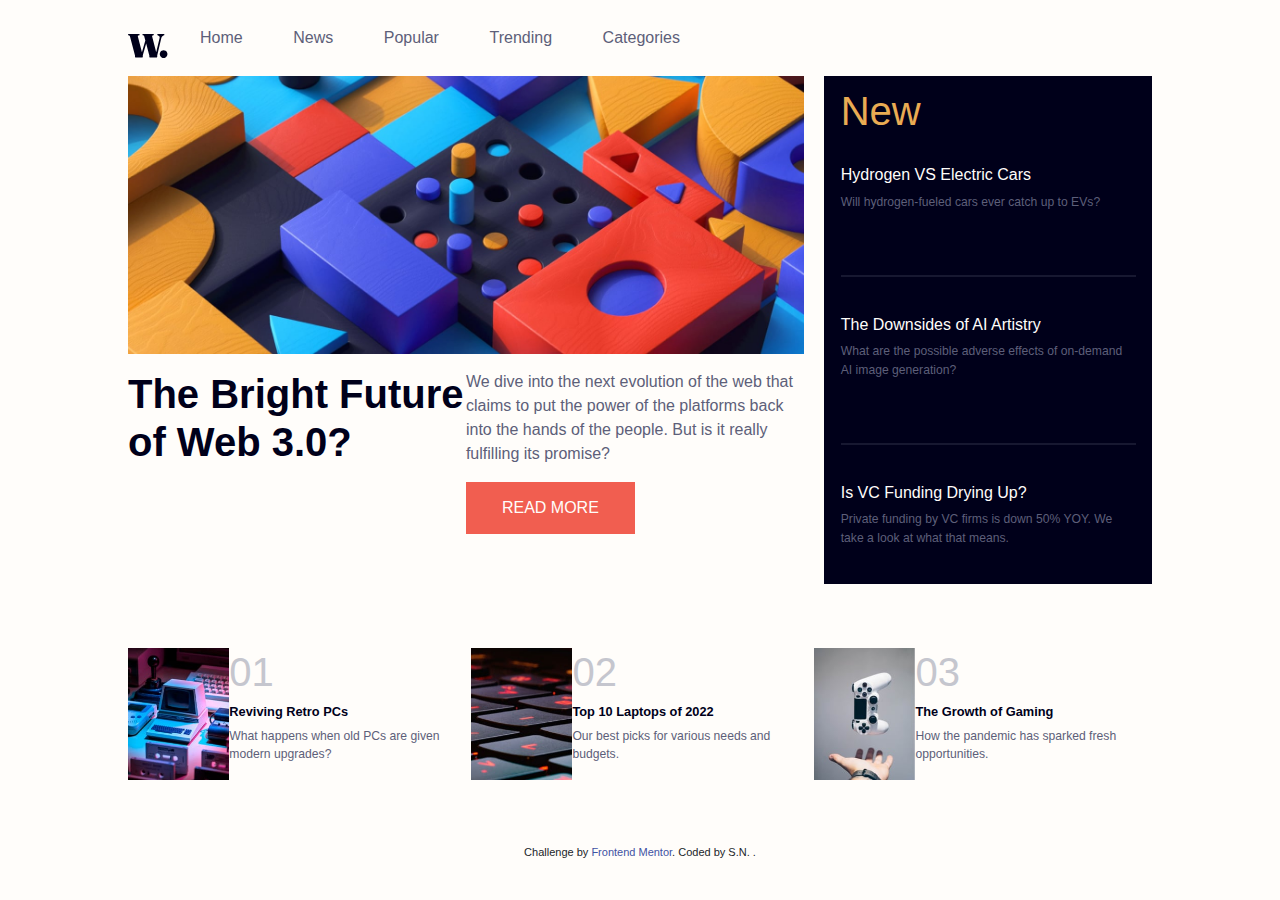
<file: index.html>
<!DOCTYPE html>
<html lang="en">

<head>
    <meta charset="UTF-8">
    <meta name="viewport" content="width=device-width, initial-scale=1.0">
    <!-- displays site properly based on user's device -->

    <link rel="icon" type="image/png" sizes="32x32" href="./assets/images/favicon-32x32.png">

    <title> News homepage</title>

    
    <link href="https://cdn.jsdelivr.net/npm/bootstrap@5.3.3/dist/css/bootstrap.min.css" rel="stylesheet"
        integrity="sha384-QWTKZyjpPEjISv5WaRU9OFeRpok6YctnYmDr5pNlyT2bRjXh0JMhjY6hW+ALEwIH" crossorigin="anonymous">

    <link rel="stylesheet" href="new.css">
</head>

<body>

    <nav class="navbar navbar-expand-lg me-auto">

        <img class="logo" src="logo.svg" alt="logo">

        <ul >
            <li class="nav-item" >
                <a href="#">Home</a>
            </li>

            <li>
                <a href="#">News</a>
            </li>

            <li>
                <a href="#">Popular</a>
            </li>

            <li>
                <a href="#">Trending</a>
            </li>

            <li>
                <a href="#">Categories</a>
            </li>
         </ul>

        <a class="menu" data-bs-toggle="offcanvas" data-bs-target="#offcanvasRight"
        aria-controls="offcanvasRight">
        <img src="./icon-menu.svg" alt="menu">
        </a>
    </nav>


       <div class="offcanvas offcanvas-end w-75" tabindex="-1" id="offcanvasRight" aria-labelledby="offcanvasRightLabel">
        <div class="offcanvas-header">
            <h5 class="offcanvas-title" id="offcanvasRightLabel"></h5>
            <button type="button" class="btn-close text-dark display-4" data-bs-dismiss="offcanvas" aria-label="Close"></button>
         </div> 

        <div class="offcanvas-body">
           <ul class="navbar-nav" >
            <li class="nav-item" >
                <a href="#">Home</a>
            </li>

            <li>
                <a href="#">News</a>
            </li>

            <li>
                <a href="#">Popular</a>
            </li>

            <li>
                <a href="#">Trending</a>
            </li>

            <li>
                <a href="#">Categories</a>
            </li>
         </ul>
         </div>
        </div>
      

    <section class="main">
        <div class="hero">
            <img src="./image-web-3-desktop.jpg" alt="desktop">
            <img src="./image-web-3-mobile.jpg" alt="web mobile">

            <div class="hero-content">
                <div class="bright">
                    <h1 class="card-text">The Bright Future of Web 3.0?</h1>
                </div>

                <div class="readmore">
                    <p>
                        We dive into the next evolution of the web that claims to put the power of the platforms back
                        into the hands of the
                        people.
                        But is it really fulfilling its promise?
                    </p>
                    <button>
                        READ MORE
                    </button>
                </div>
            </div>
        </div>

        <div class="new">
            <h1>New</h1>

            <div class="new-text">
                <h3>Hydrogen VS Electric Cars</h3>
                <p>Will hydrogen-fueled cars ever catch up to EVs?</p>
            </div>

            <hr>

            <div class="new-text">
                <h3>The Downsides of AI Artistry</h3>
                <p>What are the possible adverse effects of on-demand AI image generation?</p>
            </div>

            <hr>

            <div class="new-text">
                <h3>Is VC Funding Drying Up?</h3>
                <p>Private funding by VC firms is down 50% YOY. We take a look at what that means.</p>
            </div>
        </div>
    </section>

    <section class="footer">
        <div class="Card">
            <img src="./image-retro-pcs.jpg" alt="Retro">
            <div class="card-body">
                <h1>01</h1>
                <h3>Reviving Retro PCs</h3>
                <p>What happens when old PCs are given modern upgrades?</p>
            </div>
        </div>
        <div class="Card">
            <img src="./image-top-laptops.jpg" alt="laptop">
            <div class="card-body">
                <h1>02</h1>
                <h3>Top 10 Laptops of 2022</h3>
                <p>Our best picks for various needs and budgets.</p>
            </div>
        </div>
        <div class="Card">
            <img src="./image-gaming-growth.jpg" alt="Gaming">
            <div class="card-body">
                <h1>03</h1>
                <h3>The Growth of Gaming</h3>
                <p>How the pandemic has sparked fresh opportunities.</p>
            </div>
        </div>
    </section>

    <footer>
        <div class="attribution">
            Challenge by <a href="https://www.frontendmentor.io?ref=challenge" target="_blank">Frontend Mentor</a>.
            Coded by S.N. <a href="#"></a>.
        </div>
    </footer>
    <script src="https://cdn.jsdelivr.net/npm/bootstrap@5.3.3/dist/js/bootstrap.bundle.min.js"
    integrity="sha384-YvpcrYf0tY3lHB60NNkmXc5s9fDVZLESaAA55NDzOxhy9GkcIdslK1eN7N6jIeHz"
    crossorigin="anonymous"></script>
</body>

</html>
</file>
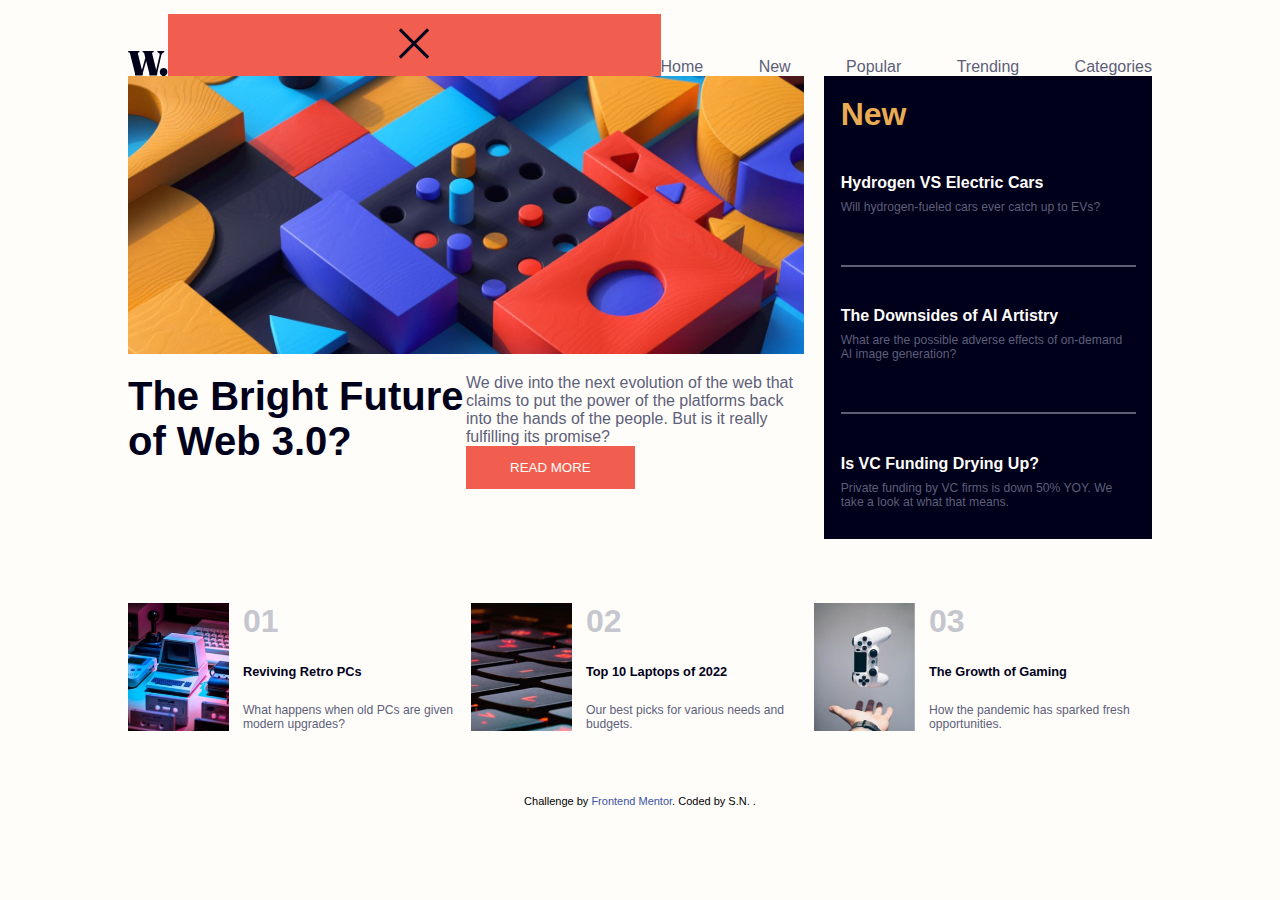
<file: New.html>
<!DOCTYPE html>
<html lang="en">

<head>
    <meta charset="UTF-8">
    <meta name="viewport" content="width=device-width, initial-scale=1.0">
    <!-- displays site properly based on user's device -->

    <link rel="icon" type="image/png" sizes="32x32" href="./assets/images/favicon-32x32.png">

    <title> News homepage</title>

    <link rel="stylesheet" href="new.css">
</head>

<body>

    <nav>
        <img class="logo" src="./logo.svg" alt="Logo"></a>
        
        <button class="navbar-toggler"  ><img class="menu" src="./icon-menu.svg" alt="menu">
            <img src="./icon-menu-close.svg" alt="close-icon">
        </button>
        <ul>

            <li>
                <a href="#">Home</a>
            </li>

            <li>
                <a href="#">New</a>
            </li>

            <li>
                <a href="#">Popular</a>
            </li>

            <li>
                <a href="#">Trending</a>
            </li>

            <li>
                <a href="#">Categories</a>
            </li>
        </ul>
        </div>
        </div>
    </nav>

    <section class="main">
        <div class="hero">
            <img src="./image-web-3-desktop.jpg" alt="desktop">
            <img src="./image-web-3-mobile.jpg" alt="web mobile">

            <div class="hero-content">
                <div class="bright">
                    <h1 class="card-text">The Bright Future of Web 3.0?</h1>
                </div>

                <div class="readmore">
                    <p>
                        We dive into the next evolution of the web that claims to put the power of the platforms back
                        into the hands of the
                        people.
                        But is it really fulfilling its promise?
                    </p>
                    <button>
                        READ MORE
                    </button>
                </div>
            </div>
        </div>

        <div class="new">
            <h1>New</h1>

            <div class="new-text">
                <h3>Hydrogen VS Electric Cars</h3>
                <p>Will hydrogen-fueled cars ever catch up to EVs?</p>
            </div>

            <hr>

            <div class="new-text">
                <h3>The Downsides of AI Artistry</h3>
                <p>What are the possible adverse effects of on-demand AI image generation?</p>
            </div>

            <hr>

            <div class="new-text">
                <h3>Is VC Funding Drying Up?</h3>
                <p>Private funding by VC firms is down 50% YOY. We take a look at what that means.</p>
            </div>
        </div>
    </section>

    <section class="footer">
        <div class="Card">
            <img src="./image-retro-pcs.jpg" alt="Retro">
            <div class="card-body">
                <h1>01</h1>
                <h3>Reviving Retro PCs</h3>
                <p>What happens when old PCs are given modern upgrades?</p>
            </div>
        </div>
        <div class="Card">
            <img src="./image-top-laptops.jpg" alt="laptop">
            <div class="card-body">
                <h1>02</h1>
                <h3>Top 10 Laptops of 2022</h3>
                <p class="card-text">Our best picks for various needs and budgets.</p>
            </div>
        </div>
        <div class="Card">
            <img src="./image-gaming-growth.jpg" alt="Gaming">
            <div class="card-body">
                <h1>03</h1>
                <h3>The Growth of Gaming</h3>
                <p class="card-text">How the pandemic has sparked fresh opportunities.</p>
            </div>
        </div>
    </section>

    <footer>
        <div class="attribution">
            Challenge by <a href="https://www.frontendmentor.io?ref=challenge" target="_blank">Frontend Mentor</a>.
            Coded by S.N. <a href="#"></a>.
        </div>
    </footer>
</body>

</html>
</file>
<file: new.css>
.attribution {
    font-size: 11px;
    text-align: center;
}

.attribution a {
    color: hsl(228, 45%, 44%);
}

* {
    margin: 0;
    padding: 0;
    box-sizing: border-box;
    font-family: sans-serif;
    text-decoration: none;
}

body {
    margin: 0 10%;
    height: auto;
    background-color: var(--off-white);
}

nav {
    display: flex;
    justify-content: space-between;
    align-items:end;
    width: 100%;
    margin-top: 1rem;
    height: 60px;
}

 ul {
    width: 50%;
    display:flex;
    justify-content: space-between; 
    list-style: none;

}

:root {
    --soft-orange: hsl(35, 77%, 62%);
    --soft-red: hsl(5, 85%, 63%);
    --off-white: #fffdfa;
    --grayish-blue: hsl(233, 8%, 79%);
    --dark-grayish-blue: hsl(236, 13%, 42%);
    --very-dark-blue: hsl(240, 100%, 5%);
}

a,
p {
    color: var(--dark-grayish-blue);
    font-weight: 400;
}

a:hover {
    color: var(--soft-red);
}
a{
    text-decoration: none;
}
.logo {
    display: block;
    width: 40px;
}

.nav-link:hover {
    color: var(--soft-red);
}

.main {
    width: 100%;
    display: flex;
    justify-content: space-between;

}

.hero {
    width: 66%;
}

.new {
    width: 32%;
    background-color: var(--very-dark-blue);
    display: flex;
    flex-direction: column;
    justify-content: space-around;
    align-items: center;
    
}

.new p {
    font-size: 0.76rem;
}

.new h1 {
    color: var(--soft-orange);
    margin-left: 5%;
    /* margin-top: 5%; */
    align-self: flex-start;
}

.new-text {
    width: 90%;
    padding-bottom: 3%;
}

.new-text>h3 {
    color: var(--off-white);
    font-size: 1rem;
    margin-bottom: 8px;
}

.new-text>h3:hover {
    color: var(--soft-orange);
    cursor: pointer;
}

.hero img {
    width: 100%;
}

hr {
    width: 90%;
    border: 1px solid var(--dark-grayish-blue);
}

.hero img:nth-of-type(2) {
    display: none;
}

.hero-content {
    width: 100%;
    display: flex;
    justify-content: space-between;
    margin-top: 1rem;
}

.bright {
    width: 50%;
}

.bright h1 {
    font-weight: 800;
    font-size: 2.5rem;
    color: var(--very-dark-blue);

}

.readmore {
    width: 50%;
    display: flex;
    flex-direction: column;
    justify-content: space-between;
    margin-bottom: 50px;
}

button {
    background-color: var(--soft-red);
    color: var(--off-white);
    padding: 14px;
    border: none;
    width: 50%;
    
}

button a {
    color: var(--off-white);
}

button:hover {
    background-color: var(--very-dark-blue);
    cursor: pointer;
}

.footer {
    width: 100%;
    justify-content: space-between;
    margin: 4rem 0;
    display: flex;
}

.Card {
    width: 33%;
    display: flex;
    justify-content: space-between;
}

.Card img {
    width: 30%;
}

.card-body {
    display: flex;
    flex-direction: column;
    justify-content: space-between;
    width: 66%;
}

.card-body p {
    font-size: 0.76rem;
    font-weight: 400;
}

.card-body h1 {
    color: var(--grayish-blue);
}

.card-body h3 {
    color: var(--very-dark-blue);
    font-size: 0.8rem;
    font-weight: 800;
}

.card-body>h3:hover {
    color: var(--soft-red);
}

.menu {
    display: none;
    
}



@media (max-width:778px) {
   
     ul{
        display:none;
    }

    .menu {
        display: block;
        float: end;
        
    }

    .hero img:nth-of-type(1) {
        display: none;
    }

    .hero img:nth-of-type(2) {
        display: block;
    }

    .hero,.new,.bright,.readmore {
        width: 100%;
    }

    .new {
        height: 480px;
        margin-top: 2rem;
    }

    .new p {
        font-size: 1rem;
        /* width: 3rem;
        display:flex;
        flex-direction: column;
        justify-content: space-around;
        align-items: center; */
    }
    .main,.hero-content,.footer {
        flex-direction: column;
        gap: 20px;
    }

    button {
        margin-top: 1rem;
    }
    li{
      font-size:larger;
    }
    .Card {
        width: 100%;
    }
}
</file>
